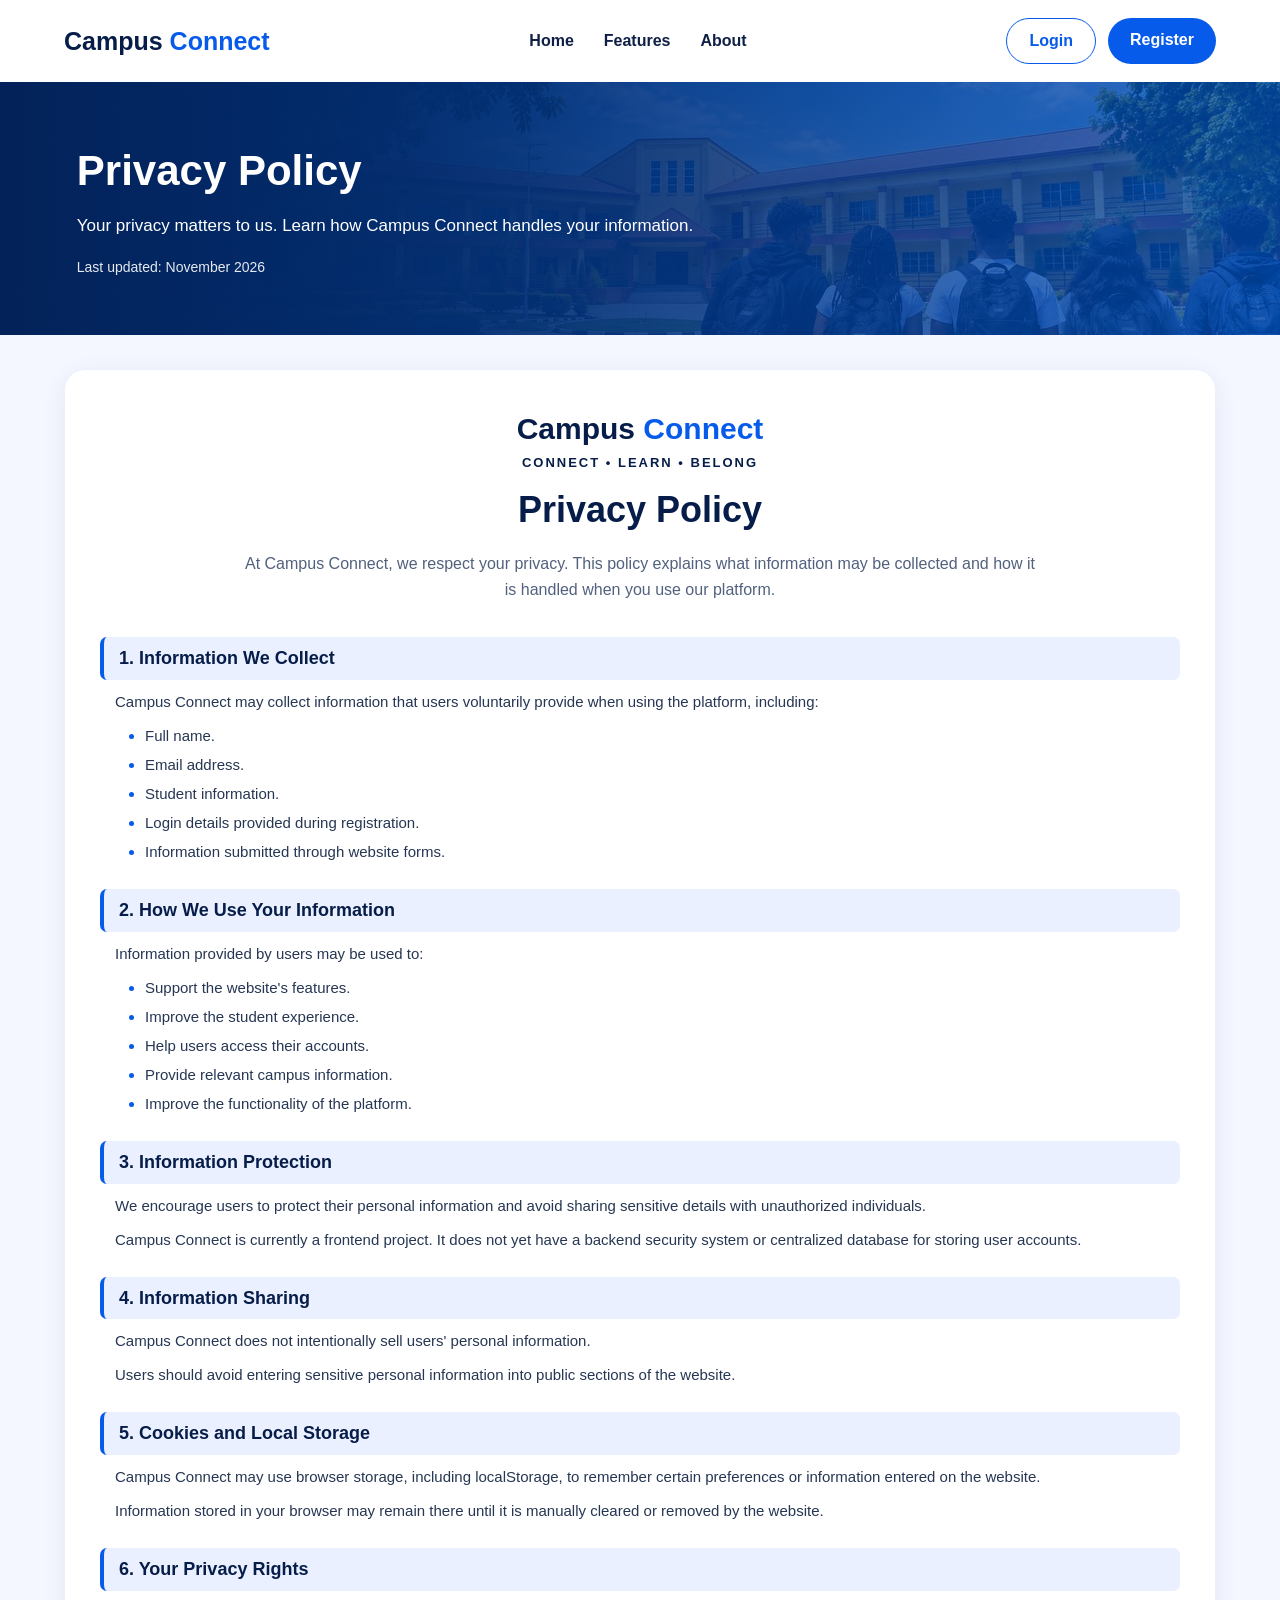
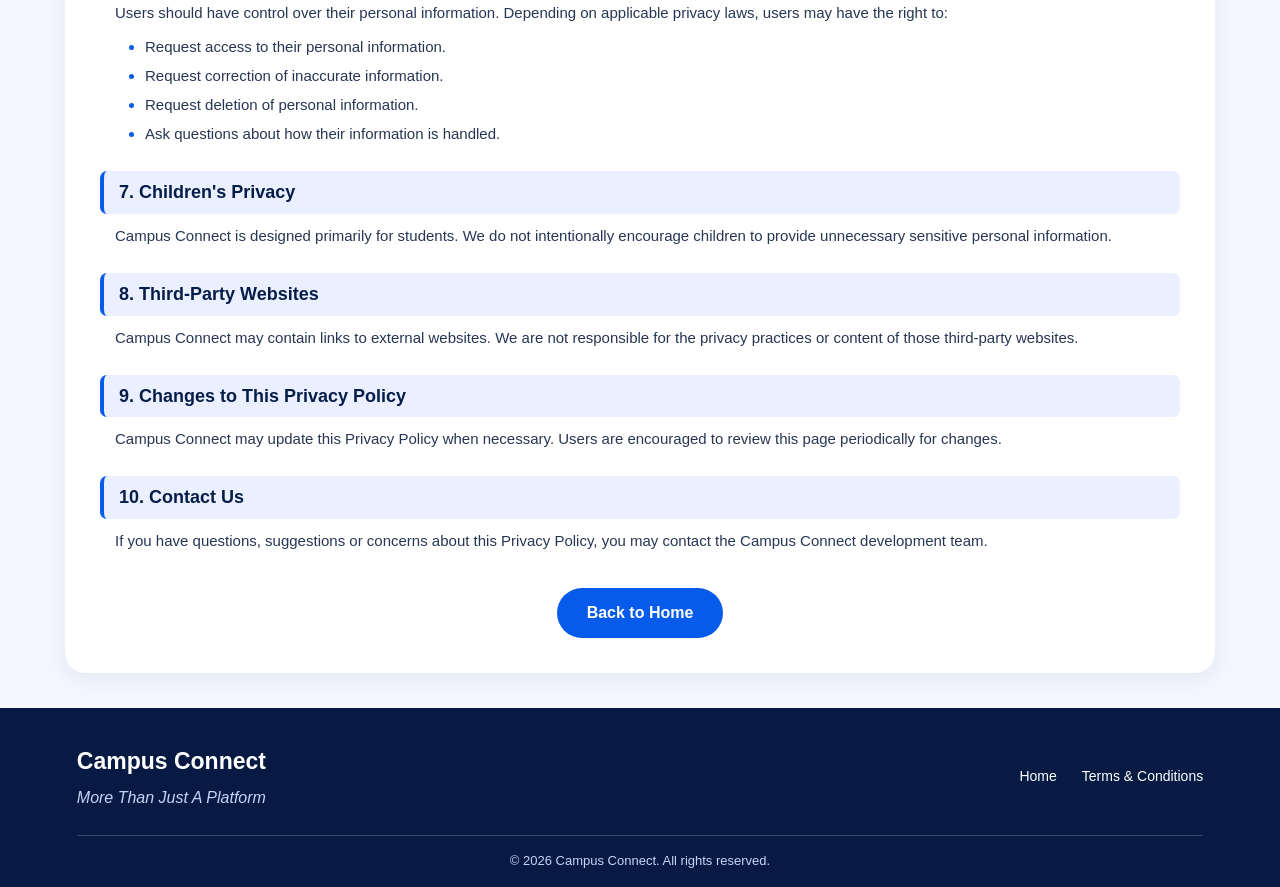
<file: Privacy.html>
<!DOCTYPE html>
<html lang="en">

<head>
    <meta charset="UTF-8">
    <meta name="viewport" content="width=device-width, initial-scale=1.0">

    <title>Privacy Policy | Campus Connect</title>

    <link rel="stylesheet" href="Privacy.css">
</head>

<body>

    <!-- NAVIGATION BAR -->
    <header class="navbar">

        <div class="logo">
            <h2>Campus <span>Connect</span></h2>
        </div>

        <nav>
            <a href="index.html">Home</a>
            <a href="index.html#features">Features</a>
            <a href="index.html#about">About</a>
        </nav>

        <div class="nav-buttons">
            <a href="Login.html" class="login-btn">Login</a>
            <a href="Register.html" class="register-btn">Register</a>
        </div>

    </header>


    <!-- HERO SECTION -->
    <section class="privacy-hero">

        <div class="hero-content">

            <h1>Privacy Policy</h1>

            <p>
                Your privacy matters to us.
                Learn how Campus Connect handles your information.
            </p>

            <small>Last updated: November 2026</small>

        </div>

    </section>


    <!-- PRIVACY POLICY CONTENT -->
    <main class="privacy-container">


        <!-- PAGE HEADING -->
        <div class="privacy-heading">

            <h2>Campus <span>Connect</span></h2>

            <p>CONNECT • LEARN • BELONG</p>

            <h1>Privacy Policy</h1>

            <p>
                At Campus Connect, we respect your privacy.
                This policy explains what information may be
                collected and how it is handled when you use
                our platform.
            </p>

        </div>


        <!-- SECTION 1 -->
        <section class="privacy-section">

            <h3>1. Information We Collect</h3>

            <p>
                Campus Connect may collect information that
                users voluntarily provide when using the
                platform, including:
            </p>

            <ul>
                <li>Full name.</li>
                <li>Email address.</li>
                <li>Student information.</li>
                <li>Login details provided during registration.</li>
                <li>Information submitted through website forms.</li>
            </ul>

        </section>


        <!-- SECTION 2 -->
        <section class="privacy-section">

            <h3>2. How We Use Your Information</h3>

            <p>
                Information provided by users may be used to:
            </p>

            <ul>
                <li>Support the website's features.</li>
                <li>Improve the student experience.</li>
                <li>Help users access their accounts.</li>
                <li>Provide relevant campus information.</li>
                <li>Improve the functionality of the platform.</li>
            </ul>

        </section>


        <!-- SECTION 3 -->
        <section class="privacy-section">

            <h3>3. Information Protection</h3>

            <p>
                We encourage users to protect their personal
                information and avoid sharing sensitive details
                with unauthorized individuals.
            </p>

            <p>
                Campus Connect is currently a frontend project.
                It does not yet have a backend security system
                or centralized database for storing user accounts.
            </p>

        </section>


        <!-- SECTION 4 -->
        <section class="privacy-section">

            <h3>4. Information Sharing</h3>

            <p>
                Campus Connect does not intentionally sell
                users' personal information.
            </p>

            <p>
                Users should avoid entering sensitive personal
                information into public sections of the website.
            </p>

        </section>


        <!-- SECTION 5 -->
        <section class="privacy-section">

            <h3>5. Cookies and Local Storage</h3>

            <p>
                Campus Connect may use browser storage,
                including localStorage, to remember certain
                preferences or information entered on the
                website.
            </p>

            <p>
                Information stored in your browser may remain
                there until it is manually cleared or removed
                by the website.
            </p>

        </section>


        <!-- SECTION 6 -->
        <section class="privacy-section">

            <h3>6. Your Privacy Rights</h3>

            <p>
                Users should have control over their personal
                information. Depending on applicable privacy
                laws, users may have the right to:
            </p>

            <ul>
                <li>Request access to their personal information.</li>
                <li>Request correction of inaccurate information.</li>
                <li>Request deletion of personal information.</li>
                <li>Ask questions about how their information is handled.</li>
            </ul>

        </section>


        <!-- SECTION 7 -->
        <section class="privacy-section">

            <h3>7. Children's Privacy</h3>

            <p>
                Campus Connect is designed primarily for
                students. We do not intentionally encourage
                children to provide unnecessary sensitive
                personal information.
            </p>

        </section>


        <!-- SECTION 8 -->
        <section class="privacy-section">

            <h3>8. Third-Party Websites</h3>

            <p>
                Campus Connect may contain links to external
                websites. We are not responsible for the
                privacy practices or content of those
                third-party websites.
            </p>

        </section>


        <!-- SECTION 9 -->
        <section class="privacy-section">

            <h3>9. Changes to This Privacy Policy</h3>

            <p>
                Campus Connect may update this Privacy Policy
                when necessary. Users are encouraged to review
                this page periodically for changes.
            </p>

        </section>


        <!-- SECTION 10 -->
        <section class="privacy-section">

            <h3>10. Contact Us</h3>

            <p>
                If you have questions, suggestions or concerns
                about this Privacy Policy, you may contact
                the Campus Connect development team.
            </p>

        </section>


        <!-- BACK HOME BUTTON -->
        <div class="back-home">

            <a href="index.html">Back to Home</a>

        </div>


    </main>


    <!-- FOOTER -->
    <footer class="footer">

        <div class="footer-content">

            <div class="footer-logo">

                <h2>Campus Connect</h2>

                <p>More Than Just A Platform</p>

            </div>


            <div class="footer-links">

                <a href="index.html">Home</a>

                <a href="TermsCondition.html">Terms & Conditions</a>

            </div>

        </div>


        <p class="copyright">
            © 2026 Campus Connect. All rights reserved.
        </p>

    </footer>


</body>
</html>
</file>
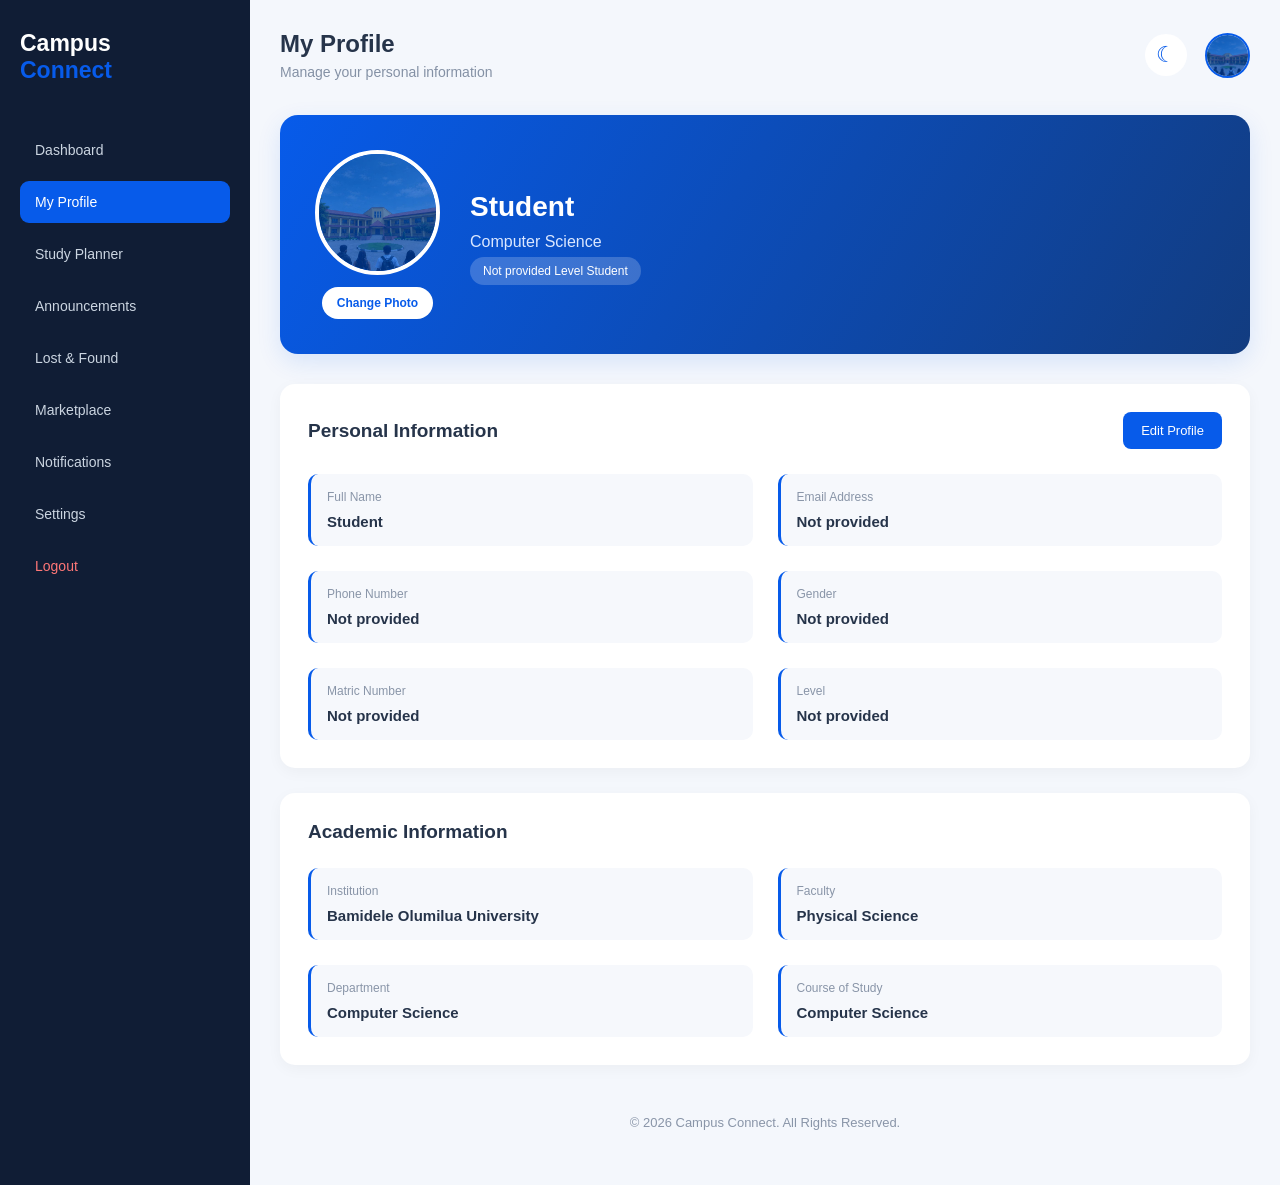
<file: Profile.html>
<!DOCTYPE html>
<html lang="en">

<head>
    <meta charset="UTF-8">
    <meta name="viewport" content="width=device-width, initial-scale=1.0">

    <title>Campus Connect | My Profile</title>

    <link rel="stylesheet" href="Profile.css">
</head>

<body>

    <div class="dashboard">

        
<!-- SIDEBAR -->
<aside class="sidebar">

    <!-- SIDEBAR HEADER -->
    <div class="sidebar-top">

        <div class="logo">
            Campus <span>Connect</span>
        </div>

        <!-- HAMBURGER BUTTON -->
        <button class="menu-toggle" id="menuToggle" type="button">
            ☰
        </button>

    </div>


    <!-- NAVIGATION LINKS -->
    <nav id="navLinks">

        <a href="Dashboard.html">
            Dashboard
        </a>

        <a href="Profile.html" class="active">
            My Profile
        </a>

        <a href="StudyPlanner.html">
            Study Planner
        </a>

        <a href="Announcements.html">
            Announcements
        </a>

        <a href="LostFound.html">
            Lost & Found
        </a>

        <a href="Marketplace.html">
            Marketplace
        </a>

        <a href="Notifications.html">
            Notifications
        </a>

        <a href="Settings.html">
            Settings
        </a>

        <a href="Login.html" id="logoutBtn">
            Logout
        </a>

    </nav>

</aside>



        <!-- MAIN CONTENT -->
        <main class="main-content">

            <!-- TOPBAR -->
            <header class="topbar">

                <div>
                    <h2>My Profile</h2>
                    <p>Manage your personal information</p>
                </div>

                <div class="user-info">

                    <button class="theme-toggle">☾</button>

                    <img
                        src="./images/Image3.jpg"
                        alt="Profile Picture"
                        id="topProfilePicture"
                    >

                </div>

            </header>


            <!-- PROFILE HEADER -->
            <section class="profile-header">

                <div class="profile-picture">

                    <img
                        src="./images/Image3.jpg"
                        alt="Student Profile"
                        id="profilePicture"
                    >

                    <label for="profilePhotoInput" class="change-picture">
                        Change Photo
                    </label>

                    <input
                        type="file"
                        id="profilePhotoInput"
                        accept="image/*"
                        hidden
                    >

                </div>

                <div class="profile-heading">

                    <h1 id="fullName">Student Name</h1>

                    <p id="department">Computer Science</p>

                    <span id="headerLevel">Loading...</span>

                </div>

            </section>


            <!-- PERSONAL INFORMATION -->
            <section class="section-card">

                <div class="section-heading">

                    <h2>Personal Information</h2>

                    <button id="editProfileBtn">Edit Profile</button>

                </div>

                <div class="profile-grid">

                    <div class="info-item">
                        <label>Full Name</label>
                        <p id="displayName">Student Name</p>
                    </div>

                    <div class="info-item">
                        <label>Email Address</label>
                        <p id="displayEmail">Not provided</p>
                    </div>

                    <div class="info-item">
                        <label>Phone Number</label>
                        <p id="displayPhone">Not provided</p>
                    </div>

                    <div class="info-item">
                        <label>Gender</label>
                        <p id="displayGender">Not provided</p>
                    </div>

                    <div class="info-item">
                        <label>Matric Number</label>
                        <p id="displayMatric">Not provided</p>
                    </div>

                    <div class="info-item">
                        <label>Level</label>
                        <p id="displayLevel">Loading level...</p>
                    </div>

                </div>

            </section>


            <!-- ACADEMIC INFORMATION -->
            <section class="section-card">

                <div class="section-heading">
                    <h2>Academic Information</h2>
                </div>

                <div class="profile-grid">

                    <div class="info-item">
                        <label>Institution</label>
                        <p>Bamidele Olumilua University</p>
                    </div>

                    <div class="info-item">
                        <label>Faculty</label>
                        <p>Physical Science</p>
                    </div>

                    <div class="info-item">
                        <label>Department</label>
                        <p>Computer Science</p>
                    </div>

                    <div class="info-item">
                        <label>Course of Study</label>
                        <p>Computer Science</p>
                    </div>

                </div>

            </section>


            <!-- EDIT PROFILE FORM -->
            <section class="section-card edit-section" id="editSection">

                <h2>Edit Your Information</h2>

                <form id="profileForm">

                    <label for="studentName">Full Name</label>
                    <input type="text" id="studentName" required>

                    <label for="studentEmail">Email Address</label>
                    <input type="email" id="studentEmail">

                    <label for="studentPhone">Phone Number</label>
                    <input type="tel" id="studentPhone">

                    <label for="studentGender">Gender</label>
                    <select id="studentGender">
                        <option value="">Select Gender</option>
                        <option value="Male">Male</option>
                        <option value="Female">Female</option>
                        <option value="Other">Other</option>
                    </select>

                    <label for="studentMatric">Matric Number</label>
                    <input type="text" id="studentMatric">

                    <button type="submit">Save Changes</button>

                </form>

            </section>


            <footer>
                <p>© 2026 Campus Connect. All Rights Reserved.</p>
            </footer>

        </main>

    </div>


    <script src="Profile.js"></script>
    <script src="Theme.js"></script>

</body>
</html>
</file>
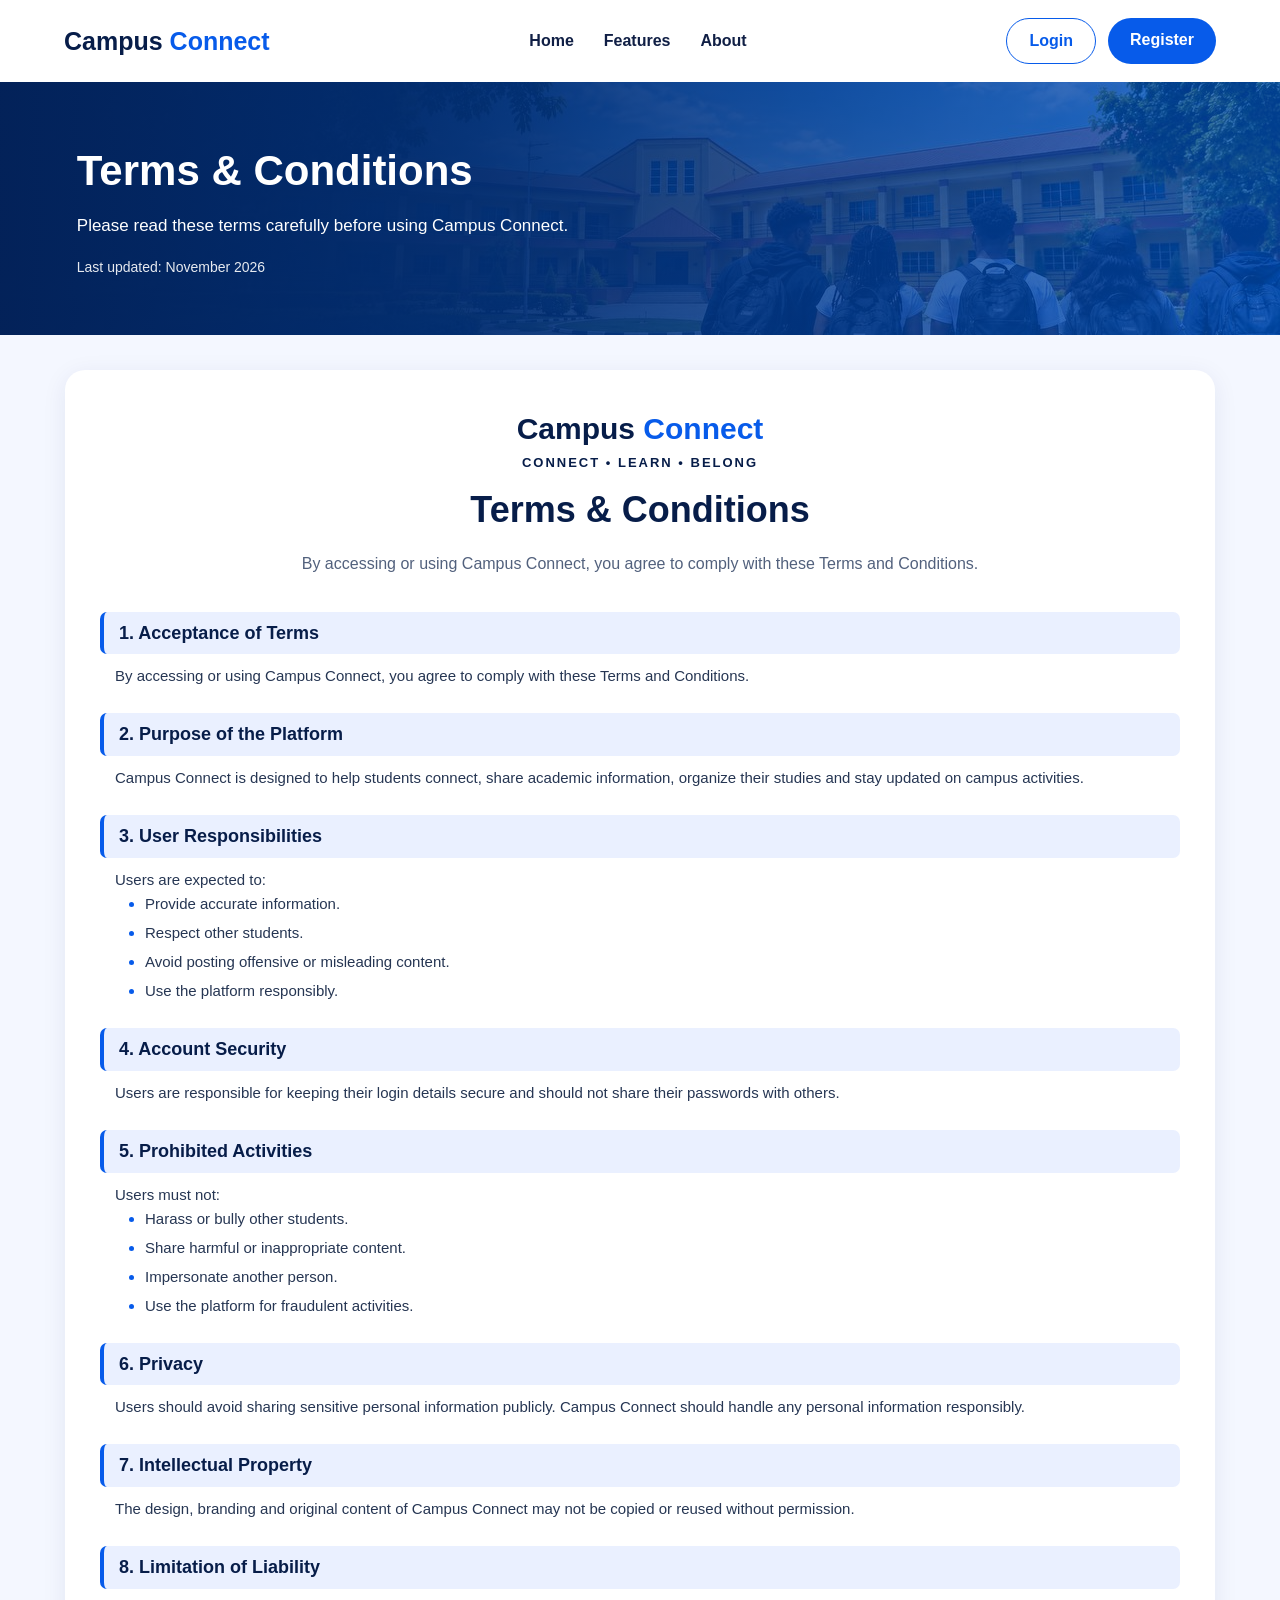
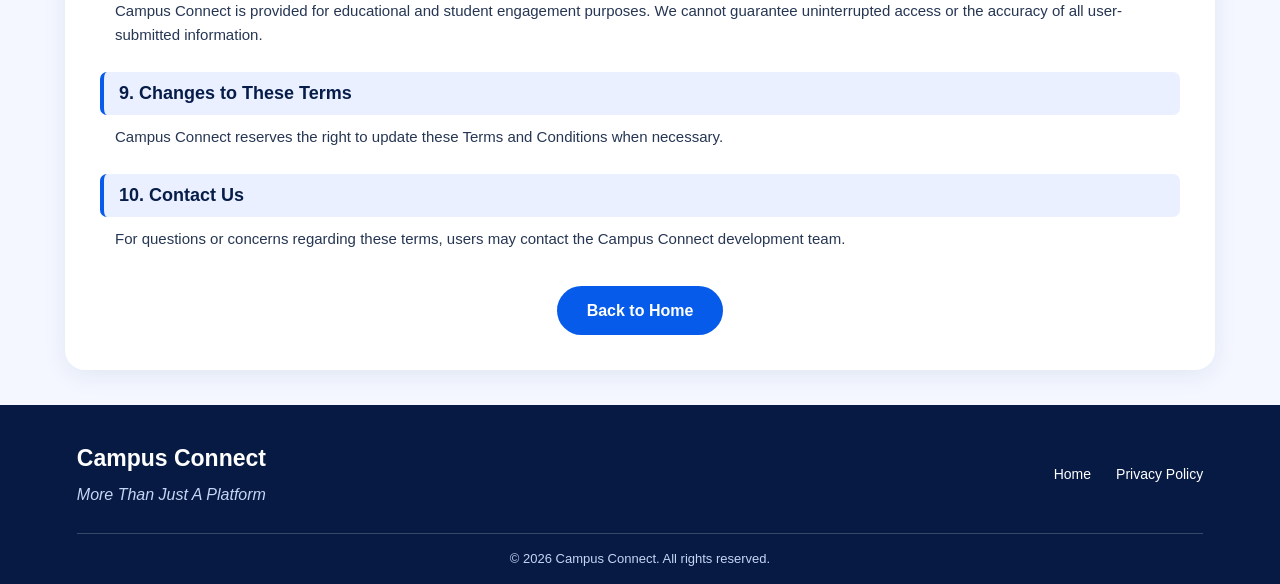
<file: TermsCondition.html>
<!DOCTYPE html>
<html lang="en">
<head>
    <meta charset="UTF-8">
    <meta name="viewport" content="width=device-width, initial-scale=1.0">
    <title>Terms & Conditions | Campus Connect</title>
    <link rel="stylesheet" href="./TermsCondition.css">
</head>

<body>

    <!-- Navigation Bar -->
    <header class="navbar">

        <div class="logo">
            <h2>Campus <span>Connect</span></h2>
        </div>

        <nav>
            <a href="index.html">Home</a>
            <a href="index.html#features">Features</a>
            <a href="index.html#about">About</a>
        </nav>

        <div class="nav-buttons">
            <a href="Login.html" class="login-btn">Login</a>
            <a href="Register.html" class="register-btn">Register</a>
        </div>

    </header>


    <!-- Hero Section -->
    <section class="terms-hero">

        <div class="hero-content">
            <h1>Terms & Conditions</h1>

            <p>
                Please read these terms carefully before using
                Campus Connect.
            </p>

            <small>Last updated: November 2026</small>
        </div>

    </section>


    <!-- Terms Content -->
    <main class="terms-container">

        <div class="terms-heading">
            <h2>Campus <span>Connect</span></h2>

            <p>CONNECT • LEARN • BELONG</p>

            <h1>Terms & Conditions</h1>

            <p>
                By accessing or using Campus Connect, you agree
                to comply with these Terms and Conditions.
            </p>
        </div>


        <section class="terms-section">

            <h3>1. Acceptance of Terms</h3>

            <p>
                By accessing or using Campus Connect, you agree
                to comply with these Terms and Conditions.
            </p>

        </section>


        <section class="terms-section">

            <h3>2. Purpose of the Platform</h3>

            <p>
                Campus Connect is designed to help students connect,
                share academic information, organize their studies
                and stay updated on campus activities.
            </p>

        </section>


        <section class="terms-section">

            <h3>3. User Responsibilities</h3>

            <p>Users are expected to:</p>

            <ul>
                <li>Provide accurate information.</li>
                <li>Respect other students.</li>
                <li>Avoid posting offensive or misleading content.</li>
                <li>Use the platform responsibly.</li>
            </ul>

        </section>


        <section class="terms-section">

            <h3>4. Account Security</h3>

            <p>
                Users are responsible for keeping their login
                details secure and should not share their
                passwords with others.
            </p>

        </section>


        <section class="terms-section">

            <h3>5. Prohibited Activities</h3>

            <p>Users must not:</p>

            <ul>
                <li>Harass or bully other students.</li>
                <li>Share harmful or inappropriate content.</li>
                <li>Impersonate another person.</li>
                <li>Use the platform for fraudulent activities.</li>
            </ul>

        </section>


        <section class="terms-section">

            <h3>6. Privacy</h3>

            <p>
                Users should avoid sharing sensitive personal
                information publicly. Campus Connect should
                handle any personal information responsibly.
            </p>

        </section>


        <section class="terms-section">

            <h3>7. Intellectual Property</h3>

            <p>
                The design, branding and original content of
                Campus Connect may not be copied or reused
                without permission.
            </p>

        </section>


        <section class="terms-section">

            <h3>8. Limitation of Liability</h3>

            <p>
                Campus Connect is provided for educational and
                student engagement purposes. We cannot guarantee
                uninterrupted access or the accuracy of all
                user-submitted information.
            </p>

        </section>


        <section class="terms-section">

            <h3>9. Changes to These Terms</h3>

            <p>
                Campus Connect reserves the right to update
                these Terms and Conditions when necessary.
            </p>

        </section>


        <section class="terms-section">

            <h3>10. Contact Us</h3>

            <p>
                For questions or concerns regarding these terms,
                users may contact the Campus Connect development
                team.
            </p>

        </section>


        <div class="back-home">
            <a href="index.html">Back to Home</a>
        </div>

    </main>


    <!-- Footer -->
    <footer class="footer">

        <div class="footer-content">

            <div class="footer-logo">
                <h2>Campus Connect</h2>
                <p>More Than Just A Platform</p>
            </div>

            <div class="footer-links">
                <a href="index.html">Home</a>
                <a href="Privacy.html">Privacy Policy</a>
            </div>

        </div>

        <p class="copyright">
            © 2026 Campus Connect. All rights reserved.
        </p>

    </footer>

</body>
</html>
</file>
<file: Privacy.css>
/* GENERAL STYLING */
* {
    margin: 0;
    padding: 0;
    box-sizing: border-box;
    font-family: 'Segoe UI', Arial, sans-serif;
}

html {
    scroll-behavior: smooth;
}

body {
    background: #f4f7ff;
    color: #101f45;
    line-height: 1.6;
}


/* NAVIGATION BAR */
.navbar {
    width: 100%;
    padding: 18px 5%;
    background: #ffffff;
    display: flex;
    align-items: center;
    justify-content: space-between;
    box-shadow: 0 2px 10px rgba(0, 0, 0, 0.06);
}

.logo h2 {
    color: #071d49;
    font-size: 25px;
    font-weight: 800;
}

.logo span {
    color: #075bea;
}

.navbar nav {
    display: flex;
    gap: 30px;
}

.navbar nav a {
    text-decoration: none;
    color: #101f45;
    font-weight: 600;
    transition: 0.3s;
}

.navbar nav a:hover {
    color: #075bea;
}

.nav-buttons {
    display: flex;
    gap: 12px;
}

.nav-buttons a {
    text-decoration: none;
    padding: 9px 22px;
    border-radius: 25px;
    font-weight: 600;
    transition: 0.3s;
}

.login-btn {
    color: #075bea;
    border: 1px solid #075bea;
}

.register-btn {
    background: #075bea;
    color: white;
}

.login-btn:hover {
    background: #075bea;
    color: white;
}

.register-btn:hover {
    background: #003da8;
}


/* PRIVACY HERO SECTION */
.privacy-hero {
    min-height: 200px;
    padding: 55px 6%;
    display: flex;
    align-items: center;

    background:
        linear-gradient(
            90deg,
            rgba(3, 34, 91, 0.95),
            rgba(0, 80, 190, 0.75)
        ),
        url("images/School.jpg");

    background-size: cover;
    background-position: center;
    color: white;
}

.hero-content h1 {
    font-size: 42px;
    margin-bottom: 8px;
}

.hero-content p {
    font-size: 17px;
    margin-bottom: 15px;
}

.hero-content small {
    font-size: 14px;
    opacity: 0.9;
}


/* PRIVACY CONTAINER */
.privacy-container {
    width: 92%;
    max-width: 1150px;
    margin: 35px auto;
    padding: 35px;
    background: #ffffff;
    border-radius: 20px;
    box-shadow: 0 5px 25px rgba(0, 35, 100, 0.08);
}


/* PRIVACY HEADING */
.privacy-heading {
    text-align: center;
    margin-bottom: 35px;
}

.privacy-heading h2 {
    font-size: 30px;
    color: #071d49;
    font-weight: 800;
}

.privacy-heading h2 span {
    color: #075bea;
}

.privacy-heading > p:first-of-type {
    color: #071d49;
    font-weight: 700;
    letter-spacing: 2px;
    font-size: 13px;
    margin-bottom: 8px;
}

.privacy-heading h1 {
    font-size: 36px;
    margin-bottom: 12px;
    color: #071d49;
}

.privacy-heading > p:last-of-type {
    color: #52617d;
    font-size: 16px;
    max-width: 800px;
    margin: auto;
}


/* PRIVACY SECTIONS */
.privacy-section {
    margin-bottom: 25px;
}

.privacy-section h3 {
    background: #eaf0ff;
    color: #071d49;
    padding: 7px 15px;
    border-left: 4px solid #075bea;
    border-radius: 7px;
    font-size: 18px;
    margin-bottom: 10px;
}

.privacy-section p {
    color: #263653;
    padding: 0 15px;
    font-size: 15px;
    margin-bottom: 10px;
}

.privacy-section ul {
    padding-left: 45px;
    color: #263653;
    font-size: 15px;
}

.privacy-section li {
    margin-bottom: 5px;
}

.privacy-section li::marker {
    color: #075bea;
}


/* BACK HOME BUTTON */
.back-home {
    text-align: center;
    margin-top: 35px;
}

.back-home a {
    display: inline-block;
    padding: 12px 30px;
    background: #075bea;
    color: white;
    text-decoration: none;
    border-radius: 30px;
    font-weight: 600;
    transition: 0.3s;
}

.back-home a:hover {
    background: #003da8;
    transform: translateY(-3px);
}


/* FOOTER */
.footer {
    background: #061a43;
    color: white;
    padding: 35px 6% 15px;
}

.footer-content {
    display: flex;
    justify-content: space-between;
    align-items: center;
    flex-wrap: wrap;
    gap: 25px;
}

.footer-logo h2 {
    font-size: 23px;
}

.footer-logo p {
    font-style: italic;
    color: #c5d5f5;
    margin-top: 5px;
}

.footer-links {
    display: flex;
    gap: 25px;
    flex-wrap: wrap;
}

.footer-links a {
    text-decoration: none;
    color: white;
    font-size: 14px;
    transition: 0.3s;
}

.footer-links a:hover {
    color: #5b9cff;
}

.copyright {
    text-align: center;
    border-top: 1px solid rgba(255, 255, 255, 0.2);
    margin-top: 25px;
    padding-top: 15px;
    font-size: 13px;
    color: #c5d5f5;
}


/* TABLET RESPONSIVENESS */
@media (max-width: 900px) {

    .navbar {
        padding: 15px 4%;
    }

    .navbar nav {
        gap: 15px;
    }

    .privacy-container {
        width: 94%;
        padding: 25px;
    }

}


/* MOBILE RESPONSIVENESS */
@media (max-width: 600px) {

    .navbar {
        flex-direction: column;
        gap: 15px;
    }

    .navbar nav {
        gap: 20px;
        flex-wrap: wrap;
        justify-content: center;
    }

    .nav-buttons {
        justify-content: center;
    }

    .privacy-hero {
        min-height: 180px;
        padding: 35px 6%;
    }

    .hero-content h1 {
        font-size: 29px;
    }

    .hero-content p {
        font-size: 14px;
    }

    .privacy-container {
        width: 94%;
        padding: 20px 15px;
        margin: 20px auto;
    }

    .privacy-heading h2 {
        font-size: 25px;
    }

    .privacy-heading h1 {
        font-size: 27px;
    }

    .privacy-heading > p:last-of-type {
        font-size: 14px;
    }

    .privacy-section h3 {
        font-size: 16px;
    }

    .privacy-section p,
    .privacy-section ul {
        font-size: 14px;
    }

    .footer-content {
        flex-direction: column;
        text-align: center;
    }

    .footer-links {
        justify-content: center;
        gap: 15px;
    }

}
</file>
<file: Profile.css>
/* =================================
   1. GENERAL STYLING
================================= */

* {
    margin: 0;
    padding: 0;
    box-sizing: border-box;
    font-family: Arial, sans-serif;
}

body {
    background: #f4f7fc;
    color: #26344a;
}

a {
    text-decoration: none;
    color: inherit;
}

button {
    cursor: pointer;
    border: none;
}

/* HAMBURGER BUTTON */

.menu-toggle {
    display: none;
    background: transparent;
    border: none;
    color: white;
    font-size: 28px;
    cursor: pointer;
}



/* =================================
   2. DASHBOARD LAYOUT
================================= */

.dashboard {
    display: flex;
    min-height: 100vh;
}


/* =================================
   3. SIDEBAR
================================= */

.sidebar {
    width: 250px;
    background: #101d35;
    color: white;
    padding: 30px 20px;
    display: flex;
    flex-direction: column;
    flex-shrink: 0;
}

.logo {
    font-size: 23px;
    font-weight: bold;
    margin-bottom: 45px;
}

.logo span {
    color: #075bea;
    display: block;
}

.sidebar nav {
    display: flex;
    flex-direction: column;
    gap: 10px;
}

.sidebar nav a {
    padding: 13px 15px;
    border-radius: 9px;
    color: #cbd5e1;
    font-size: 14px;
    transition: 0.3s;
}

.sidebar nav a:hover,
.sidebar nav a.active {
    background: #075bea;
    color: white;
}

#logoutBtn {
    margin-top: auto;
    padding: 13px 15px;
    color: #ff7777;
    font-size: 14px;
}


/* =================================
   4. MAIN CONTENT
================================= */

.main-content {
    flex: 1;
    min-width: 0;
    padding: 30px;
}


/* =================================
   5. TOPBAR
================================= */

.topbar {
    display: flex;
    justify-content: space-between;
    align-items: center;
    margin-bottom: 35px;
}

.topbar h2 {
    font-size: 24px;
    margin-bottom: 6px;
}

.topbar p {
    color: #8491a5;
    font-size: 14px;
}

.user-info {
    display: flex;
    align-items: center;
    gap: 18px;
}

.theme-toggle {
    width: 42px;
    height: 42px;
    border-radius: 50%;
    background: white;
    color: #075bea;
    font-size: 22px;
}

.user-info img {
    width: 45px;
    height: 45px;
    border-radius: 50%;
    object-fit: cover;
    border: 2px solid #075bea;
}


/* =================================
   6. PROFILE HEADER
================================= */

.profile-header {
    background: linear-gradient(120deg, #075bea, #123c80);
    color: white;
    padding: 35px;
    border-radius: 18px;
    display: flex;
    align-items: center;
    gap: 30px;
    margin-bottom: 30px;
    box-shadow: 0 8px 25px rgba(7, 91, 234, 0.12);
}

.profile-picture {
    text-align: center;
    flex-shrink: 0;
}

.profile-picture img {
    width: 125px;
    height: 125px;
    border-radius: 50%;
    object-fit: cover;
    border: 4px solid white;
    display: block;
    margin-bottom: 12px;
}

.change-picture {
    display: inline-block;
    background: white;
    color: #075bea;
    padding: 9px 15px;
    border-radius: 20px;
    font-size: 12px;
    font-weight: bold;
    cursor: pointer;
    transition: 0.3s;
}

.change-picture:hover {
    background: #e6efff;
}

.profile-heading h1 {
    font-size: 28px;
    margin-bottom: 10px;
}

.profile-heading p {
    margin-bottom: 10px;
    color: #dce8ff;
}

.profile-heading span {
    background: rgba(255, 255, 255, 0.2);
    padding: 7px 13px;
    border-radius: 20px;
    font-size: 12px;
}


/* =================================
   7. SECTION CARDS
================================= */

.section-card {
    background: white;
    padding: 28px;
    border-radius: 15px;
    margin-bottom: 25px;
    box-shadow: 0 4px 15px rgba(0, 0, 0, 0.04);
}

.section-heading {
    display: flex;
    justify-content: space-between;
    align-items: center;
    margin-bottom: 25px;
}

.section-heading h2,
.edit-section h2 {
    font-size: 19px;
    color: #26344a;
}

#editProfileBtn {
    background: #075bea;
    color: white;
    padding: 11px 18px;
    border-radius: 8px;
    font-size: 13px;
}

#editProfileBtn:hover {
    background: #003da8;
}


/* =================================
   8. PROFILE INFORMATION GRID
================================= */

.profile-grid {
    display: grid;
    grid-template-columns: repeat(2, 1fr);
    gap: 25px;
}

.info-item {
    padding: 16px;
    background: #f6f8fc;
    border-radius: 10px;
    border-left: 3px solid #075bea;
}

.info-item label {
    display: block;
    color: #8995a8;
    font-size: 12px;
    margin-bottom: 9px;
}

.info-item p {
    font-size: 15px;
    font-weight: 600;
    color: #26344a;
    overflow-wrap: anywhere;
}


/* =================================
   9. EDIT PROFILE FORM
================================= */

.edit-section h2 {
    margin-bottom: 22px;
}

#profileForm {
    display: grid;
    grid-template-columns: 1fr;
    gap: 12px;
}

#profileForm label {
    font-size: 13px;
    font-weight: bold;
    color: #526078;
}

#profileForm input,
#profileForm select {
    width: 100%;
    padding: 13px;
    border: 1px solid #dce3ef;
    border-radius: 8px;
    outline: none;
    background: white;
    font-size: 14px;
    margin-bottom: 8px;
}

#profileForm input:focus,
#profileForm select:focus {
    border-color: #075bea;
}

#profileForm button {
    background: #075bea;
    color: white;
    padding: 14px;
    border-radius: 8px;
    font-size: 14px;
    margin-top: 10px;
}

#profileForm button:hover {
    background: #003da8;
}


/* =================================
   10. FOOTER
================================= */

footer {
    text-align: center;
    padding: 25px 10px;
    color: #8995a8;
    font-size: 13px;
}


/* =================================
   11. DARK MODE
================================= */

body.dark-mode {
    background: #101827;
    color: white;
}

body.dark-mode .section-card {
    background: #1d293b;
}

body.dark-mode .section-heading h2,
body.dark-mode .edit-section h2 {
    color: white;
}

body.dark-mode .info-item {
    background: #26354a;
}

body.dark-mode .info-item p {
    color: white;
}

body.dark-mode #profileForm label {
    color: #cbd5e1;
}

body.dark-mode #profileForm input,
body.dark-mode #profileForm select {
    background: #26354a;
    color: white;
    border-color: #40516b;
}

body.dark-mode .topbar p {
    color: #aab6c8;
}



/* =================================
   12. RESPONSIVE DESIGN
================================= */

/* TABLET */

@media (max-width: 900px) {

    .sidebar {
        width: 210px;
    }

    .main-content {
        padding: 22px;
    }

    .profile-grid {
        grid-template-columns: repeat(2, 1fr);
    }

}


/* MOBILE */

@media (max-width: 650px) {

    /* MAIN LAYOUT */

    .dashboard {
        flex-direction: column;
        min-height: 100vh;
    }


    /* SIDEBAR */

    .sidebar {
        width: 100%;
        padding: 18px;
        position: relative;
        z-index: 100;
    }


    /* SIDEBAR TOP */

    .sidebar-top {
        display: flex;
        align-items: center;
        justify-content: space-between;
        width: 100%;
    }

    .logo {
        font-size: 21px;
        margin-bottom: 0;
    }


    /* HAMBURGER */

    .menu-toggle {
        display: block;
        background: transparent;
        color: white;
        font-size: 28px;
        border: none;
        cursor: pointer;
        padding: 5px 10px;
    }


    /* NAVIGATION */

    .sidebar nav {
        display: flex;
        flex-direction: column;
        gap: 5px;

        width: 100%;
        max-height: 0;
        overflow: hidden;
        opacity: 0;

        padding: 0 12px;
        margin-top: 0;

        background: rgba(255, 255, 255, 0.06);
        border-radius: 12px;

        transition:
            max-height 0.4s ease,
            opacity 0.3s ease,
            padding 0.3s ease,
            margin 0.3s ease;
    }


    /* OPEN MENU */

    .sidebar nav.show {
        max-height: 600px;
        opacity: 1;
        padding: 12px;
        margin-top: 18px;
    }


    .sidebar nav a {
        display: block;
        width: 100%;
        padding: 12px 15px;
        font-size: 14px;
    }


    #logoutBtn {
        margin-top: 8px;
    }


    /* MAIN CONTENT */

    .main-content {
        width: 100%;
        padding: 18px;
    }


    /* TOPBAR */

    .topbar {
        gap: 12px;
        margin-bottom: 25px;
    }

    .topbar h2 {
        font-size: 20px;
    }

    .topbar p {
        font-size: 12px;
    }

    .user-info {
        gap: 10px;
    }

    .user-info img {
        width: 38px;
        height: 38px;
    }

    .theme-toggle {
        width: 38px;
        height: 38px;
        font-size: 19px;
    }


    /* PROFILE HEADER */

    .profile-header {
        flex-direction: column;
        text-align: center;
        padding: 25px 15px;
        gap: 18px;
    }

    .profile-picture img {
        width: 110px;
        height: 110px;
    }

    .profile-heading h1 {
        font-size: 23px;
    }


    /* PROFILE INFORMATION */

    .profile-grid {
        grid-template-columns: 1fr;
        gap: 15px;
    }

    .section-card {
        padding: 20px;
    }

    .section-heading h2 {
        font-size: 17px;
    }


    /* EDIT FORM */

    #profileForm input,
    #profileForm select {
        font-size: 14px;
    }


    /* FOOTER */

    footer {
        font-size: 11px;
        padding: 20px 5px;
    }

}
</file>
<file: TermsCondition.css>
/* GENERAL STYLING */
* {
    margin: 0;
    padding: 0;
    box-sizing: border-box;
    font-family: 'Segoe UI', Arial, sans-serif;
}

html {
    scroll-behavior: smooth;
}

body {
    background: #f4f7ff;
    color: #101f45;
    line-height: 1.6;
}


/* NAVIGATION BAR */
.navbar {
    width: 100%;
    padding: 18px 5%;
    background: #ffffff;
    display: flex;
    align-items: center;
    justify-content: space-between;
    box-shadow: 0 2px 10px rgba(0, 0, 0, 0.06);
}

.logo h2 {
    color: #071d49;
    font-size: 25px;
    font-weight: 800;
}

.logo span {
    color: #075bea;
}

.navbar nav {
    display: flex;
    gap: 30px;
}

.navbar nav a {
    text-decoration: none;
    color: #101f45;
    font-weight: 600;
    transition: 0.3s;
}

.navbar nav a:hover {
    color: #075bea;
}

.nav-buttons {
    display: flex;
    gap: 12px;
}

.nav-buttons a {
    text-decoration: none;
    padding: 9px 22px;
    border-radius: 25px;
    font-weight: 600;
    transition: 0.3s;
}

.login-btn {
    color: #075bea;
    border: 1px solid #075bea;
}

.register-btn {
    background: #075bea;
    color: white;
}

.login-btn:hover {
    background: #075bea;
    color: white;
}

.register-btn:hover {
    background: #003da8;
}


/* HERO SECTION */
.terms-hero {
    min-height: 200px;
    padding: 55px 6%;
    display: flex;
    align-items: center;
    background:
        linear-gradient(
            90deg,
            rgba(3, 34, 91, 0.95),
            rgba(0, 80, 190, 0.75)
        ),
        url("images/School.jpg");

    background-size: cover;
    background-position: center;
    color: white;
}

.hero-content h1 {
    font-size: 42px;
    margin-bottom: 8px;
}

.hero-content p {
    font-size: 17px;
    margin-bottom: 15px;
}

.hero-content small {
    font-size: 14px;
    opacity: 0.9;
}


/* TERMS CONTAINER */
.terms-container {
    width: 92%;
    max-width: 1150px;
    margin: 35px auto;
    padding: 35px;
    background: #ffffff;
    border-radius: 20px;
    box-shadow: 0 5px 25px rgba(0, 35, 100, 0.08);
}


/* TERMS HEADING */
.terms-heading {
    text-align: center;
    margin-bottom: 35px;
}

.terms-heading h2 {
    font-size: 30px;
    color: #071d49;
    font-weight: 800;
}

.terms-heading h2 span {
    color: #075bea;
}

.terms-heading > p:first-of-type {
    color: #071d49;
    font-weight: 700;
    letter-spacing: 2px;
    font-size: 13px;
    margin-bottom: 8px;
}

.terms-heading h1 {
    font-size: 36px;
    margin-bottom: 12px;
    color: #071d49;
}

.terms-heading > p:last-of-type {
    color: #52617d;
    font-size: 16px;
}


/* INDIVIDUAL TERMS SECTIONS */
.terms-section {
    margin-bottom: 25px;
}

.terms-section h3 {
    background: #eaf0ff;
    color: #071d49;
    padding: 7px 15px;
    border-left: 4px solid #075bea;
    border-radius: 7px;
    font-size: 18px;
    margin-bottom: 10px;
}

.terms-section p {
    color: #263653;
    padding: 0 15px;
    font-size: 15px;
}

.terms-section ul {
    padding-left: 45px;
    color: #263653;
    font-size: 15px;
}

.terms-section li {
    margin-bottom: 5px;
}

.terms-section li::marker {
    color: #075bea;
}


/* BACK HOME BUTTON */
.back-home {
    text-align: center;
    margin-top: 35px;
}

.back-home a {
    display: inline-block;
    padding: 12px 30px;
    background: #075bea;
    color: white;
    text-decoration: none;
    border-radius: 30px;
    font-weight: 600;
    transition: 0.3s;
}

.back-home a:hover {
    background: #003da8;
    transform: translateY(-3px);
}


/* FOOTER */
.footer {
    background: #061a43;
    color: white;
    padding: 35px 6% 15px;
}

.footer-content {
    display: flex;
    justify-content: space-between;
    align-items: center;
    flex-wrap: wrap;
    gap: 25px;
}

.footer-logo h2 {
    font-size: 23px;
}

.footer-logo p {
    font-style: italic;
    color: #c5d5f5;
    margin-top: 5px;
}

.footer-links {
    display: flex;
    gap: 25px;
    flex-wrap: wrap;
}

.footer-links a {
    text-decoration: none;
    color: white;
    font-size: 14px;
    transition: 0.3s;
}

.footer-links a:hover {
    color: #5b9cff;
}

.copyright {
    text-align: center;
    border-top: 1px solid rgba(255,255,255,0.2);
    margin-top: 25px;
    padding-top: 15px;
    font-size: 13px;
    color: #c5d5f5;
}


/* TABLET RESPONSIVENESS */
@media (max-width: 900px) {

    .navbar {
        padding: 15px 4%;
    }

    .navbar nav {
        gap: 15px;
    }

    .terms-container {
        width: 94%;
        padding: 25px;
    }

}


/* MOBILE RESPONSIVENESS */
@media (max-width: 600px) {

    .navbar {
        flex-direction: column;
        gap: 15px;
    }

    .navbar nav {
        gap: 20px;
        flex-wrap: wrap;
        justify-content: center;
    }

    .nav-buttons {
        justify-content: center;
    }

    .terms-hero {
        min-height: 180px;
        padding: 35px 6%;
    }

    .hero-content h1 {
        font-size: 29px;
    }

    .hero-content p {
        font-size: 14px;
    }

    .terms-container {
        width: 94%;
        padding: 20px 15px;
        margin: 20px auto;
    }

    .terms-heading h2 {
        font-size: 25px;
    }

    .terms-heading h1 {
        font-size: 27px;
    }

    .terms-heading > p:last-of-type {
        font-size: 14px;
    }

    .terms-section h3 {
        font-size: 16px;
    }

    .terms-section p,
    .terms-section ul {
        font-size: 14px;
    }

    .footer-content {
        flex-direction: column;
        text-align: center;
    }

    .footer-links {
        justify-content: center;
        gap: 15px;
    }

}
</file>
